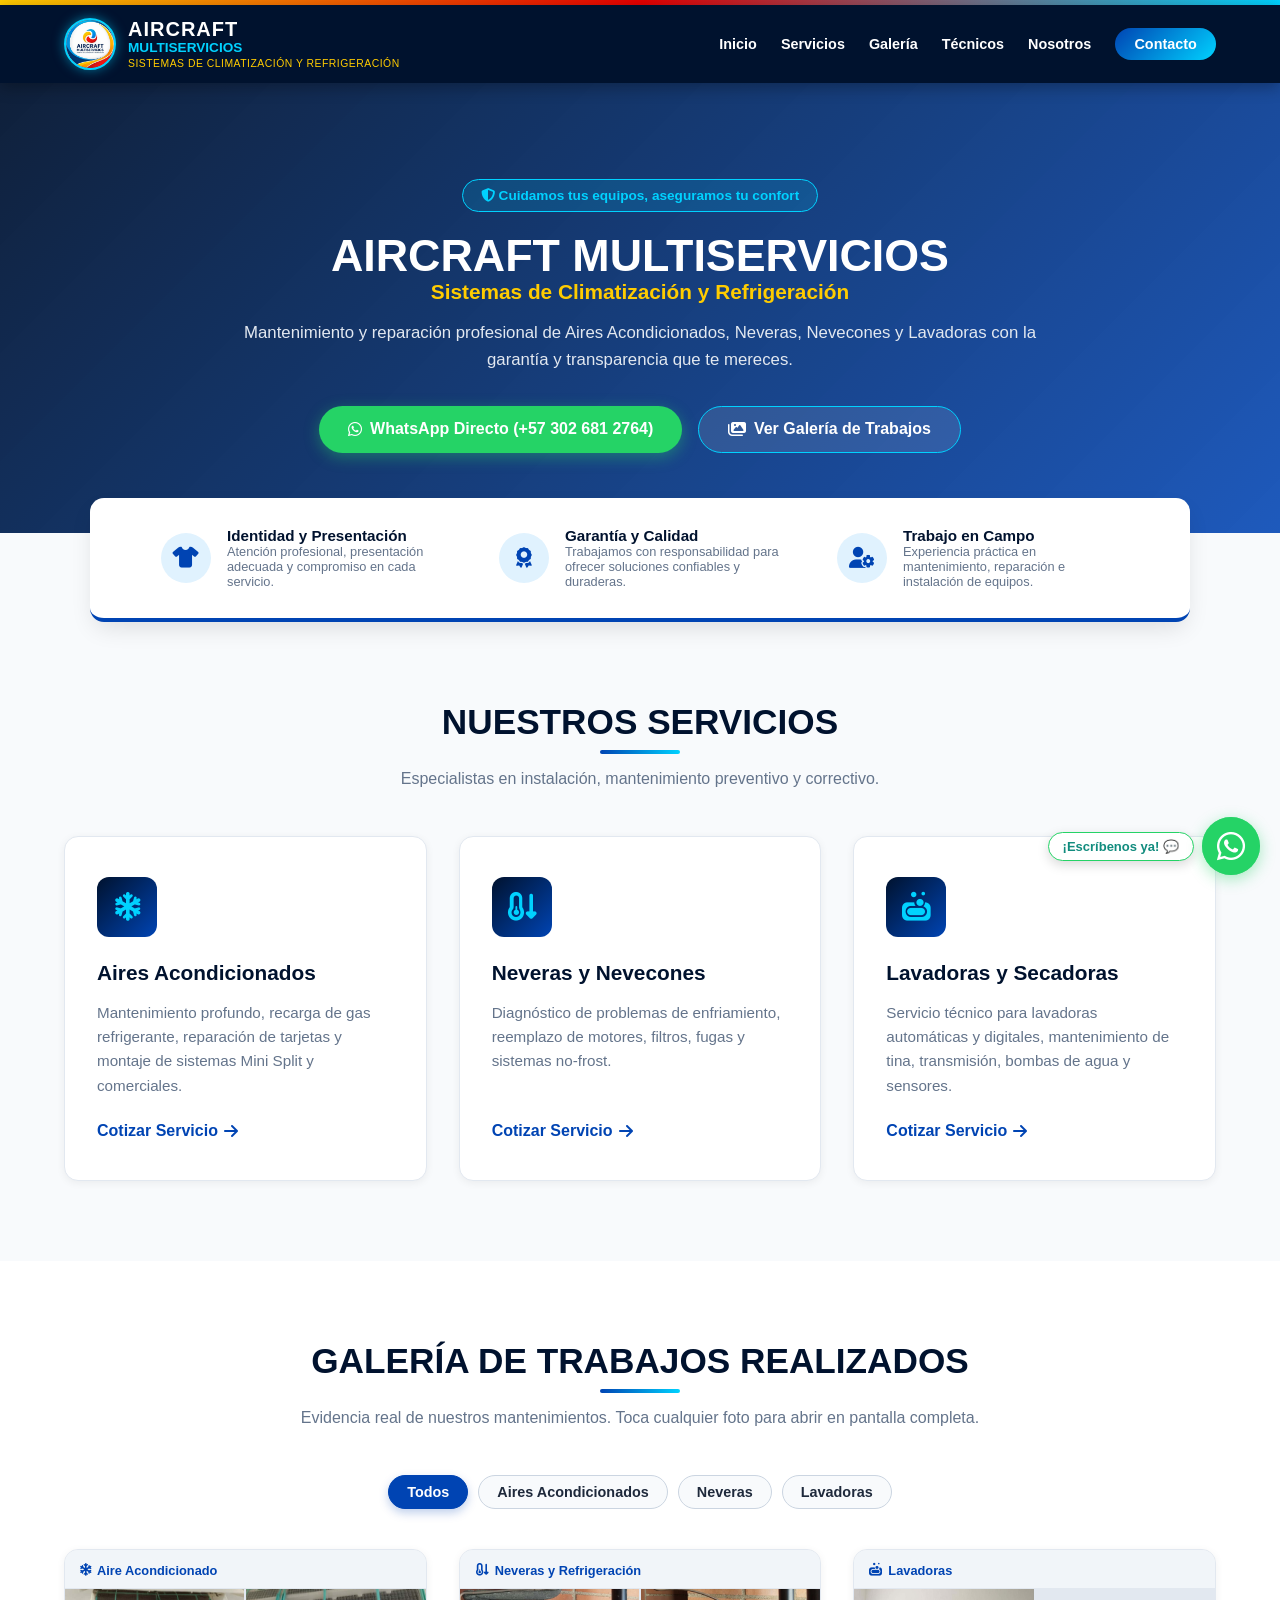
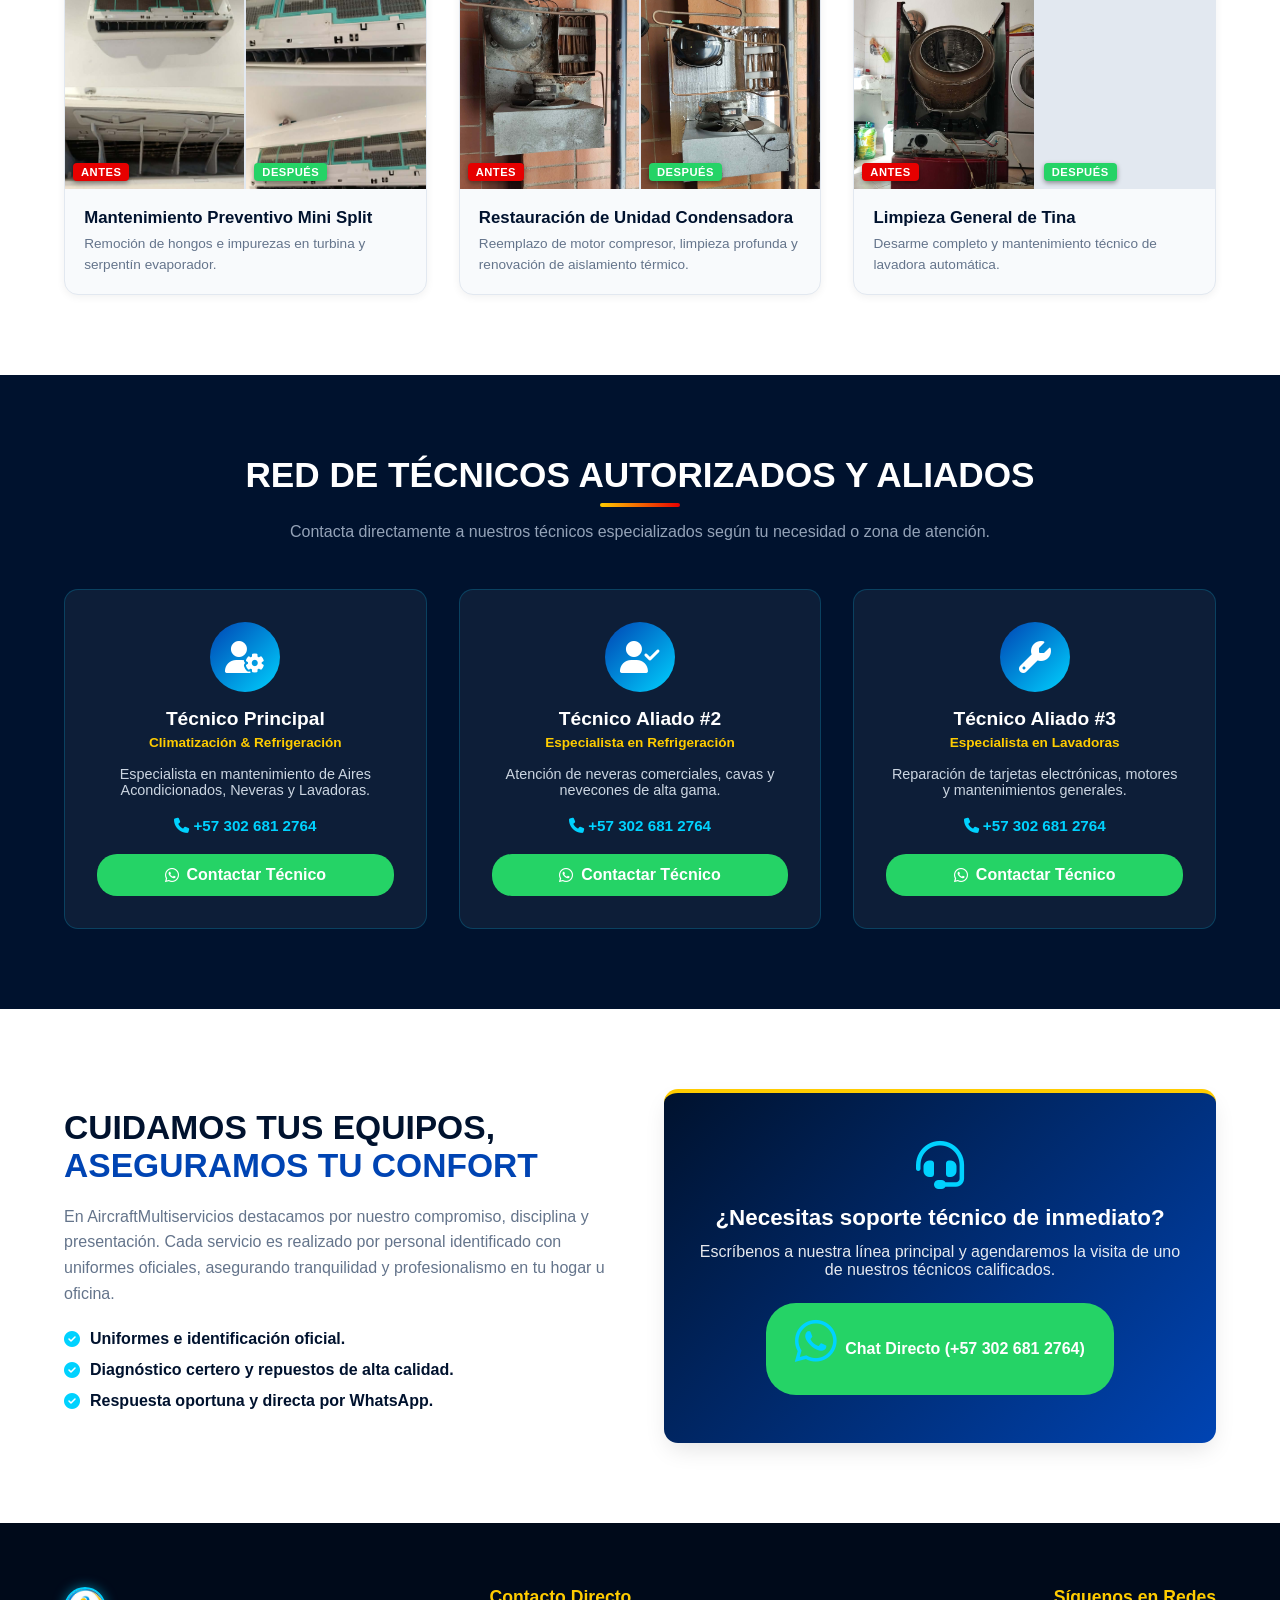
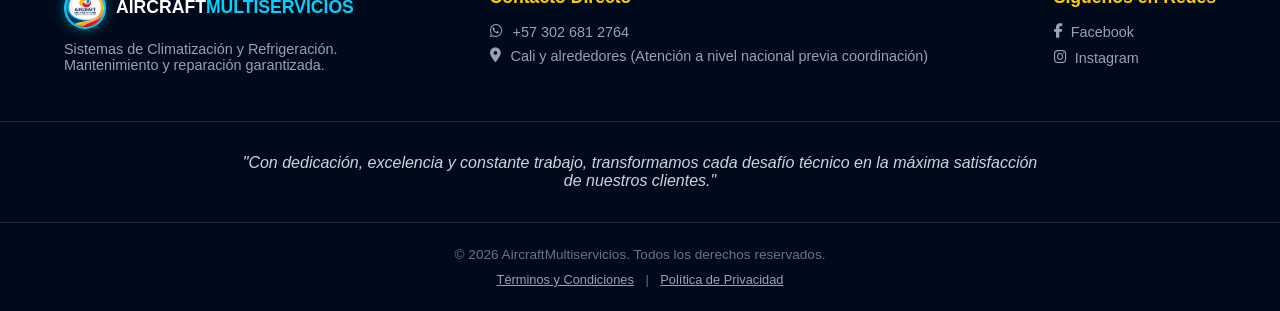
<file: index.html>
<!DOCTYPE html>
<html lang="es">
<head>
  <meta charset="UTF-8">
  <meta name="viewport" content="width=device-width, initial-scale=1.0">
  
  <!-- Política de Seguridad de Contenido (CSP) Básica -->
  <meta http-equiv="Content-Security-Policy" content="default-src 'self' https://cdnjs.cloudflare.com https://fonts.googleapis.com https://fonts.gstatic.com https://images.unsplash.com; style-src 'self' 'unsafe-inline' https://cdnjs.cloudflare.com https://fonts.googleapis.com; script-src 'self' 'unsafe-inline'; img-src 'self' data: https:;">

  <title>AircraftMultiservicios | Climatización y Refrigeración</title>
  
  <!-- Fuentes e Íconos -->
  <link rel="preconnect" href="https://fonts.googleapis.com">
  <link rel="preconnect" href="https://fonts.gstatic.com" crossorigin>
  <link href="https://fonts.googleapis.com/css2?family=Poppins:wght@300;400;600;700;800;900&display=swap" rel="stylesheet">
  <link rel="stylesheet" href="https://cdnjs.cloudflare.com/ajax/libs/font-awesome/6.4.0/css/all.min.css">
  
  <!-- Estilos CSS -->
  <link rel="stylesheet" href="styles.css">
</head>
<body>

  <!-- Barra Superior -->
  <div class="top-accent-bar"></div>

  <!-- Encabezado / Navegación -->
  <header class="navbar">
    <div class="container nav-container">
      <a href="#" class="logo">
        <img src="logo.jpg" alt="AircraftMultiservicios Logo" class="brand-logo-img" decoding="async" onerror="this.src='https://images.unsplash.com/photo-1621905251189-08b45d6a269e?q=80&w=200&auto=format&fit=crop'">
        <div class="logo-text">
          <span class="brand-title">AIRCRAFT</span>
          <span class="brand-sub">MULTISERVICIOS</span>
          <span class="brand-tag">SISTEMAS DE CLIMATIZACIÓN Y REFRIGERACIÓN</span>
        </div>
      </a>
      
      <!-- Checkbox e ícono para Menú Móvil -->
      <input type="checkbox" id="menu-btn" class="menu-btn-check">
      <label for="menu-btn" class="menu-toggle-label" aria-label="Abrir Menú">
        <i class="fa-solid fa-bars"></i>
      </label>

      <ul class="nav-links">
        <li><a href="#inicio" onclick="closeMobileMenu()">Inicio</a></li>
        <li><a href="#servicios" onclick="closeMobileMenu()">Servicios</a></li>
        <li><a href="galeria.html">Galería</a></li>
        <li><a href="#tecnicos" onclick="closeMobileMenu()">Técnicos</a></li>
        <li><a href="#nosotros" onclick="closeMobileMenu()">Nosotros</a></li>
        <li><a href="#contacto" class="btn-nav" onclick="closeMobileMenu()">Contacto</a></li>
      </ul>
    </div>
  </header>

  <!-- Hero Section -->
  <section id="inicio" class="hero">
    <div class="container hero-content">
      <span class="badge"><i class="fa-solid fa-shield-halved"></i> Cuidamos tus equipos, aseguramos tu confort</span>
      <h1>AIRCRAFT MULTISERVICIOS</h1>
      <h2>Sistemas de Climatización y Refrigeración</h2>
      <p>Mantenimiento y reparación profesional de Aires Acondicionados, Neveras, Nevecones y Lavadoras con la garantía y transparencia que te mereces.</p>
      
      <div class="hero-btns">
        <a href="https://wa.me/573026812764?text=Hola,%20necesito%20un%20servicio%20técnico%20con%20AircraftMultiservicios" target="_blank" rel="noopener noreferrer" aria-label="Contactar por WhatsApp al +57 302 681 2764" class="btn btn-primary">
          <i class="fa-brands fa-whatsapp"></i> WhatsApp Directo (+57 302 681 2764)
        </a>
        <a href="#galeria" class="btn btn-secondary">
          <i class="fa-solid fa-images"></i> Ver Galería de Trabajos
        </a>
      </div>
    </div>
  </section>

  <!-- Features Bar -->
  <section class="features-bar">
    <div class="container features-grid">
      <div class="feature-item">
        <div class="feat-icon"><i class="fa-solid fa-shirt"></i></div>
        <div>
          <h4>Identidad y Presentación</h4>
          <p>Atención profesional, presentación adecuada y compromiso en cada servicio.</p>
        </div>
      </div>
      <div class="feature-item">
        <div class="feat-icon"><i class="fa-solid fa-award"></i></div>
        <div>
          <h4>Garantía y Calidad</h4>
          <p>Trabajamos con responsabilidad para ofrecer soluciones confiables y duraderas.</p>
        </div>
      </div>
      <div class="feature-item">
        <div class="feat-icon"><i class="fa-solid fa-user-gear"></i></div>
        <div>
          <h4>Trabajo en Campo</h4>
          <p>Experiencia práctica en mantenimiento, reparación e instalación de equipos.</p>
        </div>
      </div>
    </div>
  </section>

  <!-- Services Section -->
  <section id="servicios" class="services">
    <div class="container">
      <div class="section-header">
        <h2>NUESTROS SERVICIOS</h2>
        <div class="underline"></div>
        <p>Especialistas en instalación, mantenimiento preventivo y correctivo.</p>
      </div>
      <div class="services-grid">
        <div class="service-card">
          <div class="card-icon"><i class="fa-solid fa-snowflake"></i></div>
          <h3>Aires Acondicionados</h3>
          <p>Mantenimiento profundo, recarga de gas refrigerante, reparación de tarjetas y montaje de sistemas Mini Split y comerciales.</p>
          <a href="https://wa.me/573026812764?text=Hola,%20requiero%20servicio%20de%20Aire%20Acondicionado" target="_blank" rel="noopener noreferrer" aria-label="Cotizar servicio de Aire Acondicionado por WhatsApp" class="card-link">Cotizar Servicio <i class="fa-solid fa-arrow-right"></i></a>
        </div>
        <div class="service-card">
          <div class="card-icon"><i class="fa-solid fa-temperature-arrow-down"></i></div>
          <h3>Neveras y Nevecones</h3>
          <p>Diagnóstico de problemas de enfriamiento, reemplazo de motores, filtros, fugas y sistemas no-frost.</p>
          <a href="https://wa.me/573026812764?text=Hola,%20requiero%20servicio%20para%20una%20Nevera" target="_blank" rel="noopener noreferrer" aria-label="Cotizar servicio de Neveras por WhatsApp" class="card-link">Cotizar Servicio <i class="fa-solid fa-arrow-right"></i></a>
        </div>
        <div class="service-card">
          <div class="card-icon"><i class="fa-solid fa-soap"></i></div>
          <h3>Lavadoras y Secadoras</h3>
          <p>Servicio técnico para lavadoras automáticas y digitales, mantenimiento de tina, transmisión, bombas de agua y sensores.</p>
          <a href="https://wa.me/573026812764?text=Hola,%20requiero%20servicio%20para%20una%20Lavadora" target="_blank" rel="noopener noreferrer" aria-label="Cotizar servicio de Lavadoras por WhatsApp" class="card-link">Cotizar Servicio <i class="fa-solid fa-arrow-right"></i></a>
        </div>
      </div>
    </div>
  </section>

  <!-- SECCIÓN DE GALERÍA DE TRABAJOS -->
  <section id="galeria" class="gallery-section">
    <div class="container">
      <div class="section-header">
        <h2>GALERÍA DE TRABAJOS REALIZADOS</h2>
        <div class="underline"></div>
        <p>Evidencia real de nuestros mantenimientos. Toca cualquier foto para abrir en pantalla completa.</p>
      </div>

      <!-- Filtros de Galería -->
      <div class="gallery-filters">
        <button class="filter-btn active" onclick="filterGallery('todos', event)">Todos</button>
        <button class="filter-btn" onclick="filterGallery('aires', event)">Aires Acondicionados</button>
        <button class="filter-btn" onclick="filterGallery('neveras', event)">Neveras</button>
        <button class="filter-btn" onclick="filterGallery('lavadoras', event)">Lavadoras</button>
      </div>

      <div class="gallery-grid">

        <!-- Trabajo 1: Aire Acondicionado (Antes y Después) -->
        <div class="gallery-card filter-item aires">
          <div class="card-header-tag">
            <span class="service-tag"><i class="fa-solid fa-snowflake"></i> Aire Acondicionado</span>
          </div>
          <div class="ba-images">
            <div class="ba-box" onclick="openLightBox('image', 'antes1.jpg', 'Aire Acondicionado - Antes del Servicio (Suciedad y moho acumulado)')">
              <img src="antes1.jpg" alt="Antes" loading="lazy" decoding="async" onerror="this.src='https://images.unsplash.com/photo-1581092160607-ee22621dd758?q=80&w=600&auto=format&fit=crop'">
              <span class="ba-badge before">ANTES</span>
              <div class="zoom-hint"><i class="fa-solid fa-magnifying-glass-plus"></i> Tocá para ampliar</div>
            </div>
            <div class="ba-box" onclick="openLightBox('image', 'despues1.jpg', 'Aire Acondicionado - Después del Servicio (Limpieza y desinfección profunda)')">
              <img src="despues1.jpg" alt="Después" loading="lazy" decoding="async" onerror="this.src='https://images.unsplash.com/photo-1621905251189-08b45d6a269e?q=80&w=600&auto=format&fit=crop'">
              <span class="ba-badge after">DESPUÉS</span>
              <div class="zoom-hint"><i class="fa-solid fa-magnifying-glass-plus"></i> Tocá para ampliar</div>
            </div>
          </div>
          <div class="gallery-info">
            <h4>Mantenimiento Preventivo Mini Split</h4>
            <p>Remoción de hongos e impurezas en turbina y serpentín evaporador.</p>
          </div>
        </div>

        <!-- Trabajo 2: Nevera / Refrigeración (ANTES Y DESPUÉS) -->
        <div class="gallery-card filter-item neveras">
          <div class="card-header-tag">
            <span class="service-tag"><i class="fa-solid fa-temperature-arrow-down"></i> Neveras y Refrigeración</span>
          </div>
          <div class="ba-images">
            <div class="ba-box" onclick="openLightBox('image', 'antes_nevera.jpg', 'Sistema de Refrigeración - Antes (Compresor desgastado y acumulación de grasa/suciedad)')">
              <img src="antes_nevera.jpg" alt="Antes servicio refrigeración" loading="lazy" decoding="async">
              <span class="ba-badge before">ANTES</span>
              <div class="zoom-hint"><i class="fa-solid fa-magnifying-glass-plus"></i> Tocá para ampliar</div>
            </div>
            <div class="ba-box" onclick="openLightBox('image', 'despues_nevera.jpg', 'Sistema de Refrigeración - Después (Sustitución de motor compresor, desinfección y aislamiento térmico nuevo)')">
              <img src="despues_nevera.jpg" alt="Después servicio refrigeración" loading="lazy" decoding="async">
              <span class="ba-badge after">DESPUÉS</span>
              <div class="zoom-hint"><i class="fa-solid fa-magnifying-glass-plus"></i> Tocá para ampliar</div>
            </div>
          </div>
          <div class="gallery-info">
            <h4>Restauración de Unidad Condensadora</h4>
            <p>Reemplazo de motor compresor, limpieza profunda y renovación de aislamiento térmico.</p>
          </div>
        </div>

        <!-- Trabajo 3: Lavadora (Antes y Después) -->
        <div class="gallery-card filter-item lavadoras">
          <div class="card-header-tag">
            <span class="service-tag"><i class="fa-solid fa-soap"></i> Lavadoras</span>
          </div>
          <div class="ba-images">
            <div class="ba-box" onclick="openLightBox('image', 'antes2.jpg', 'Lavadora - Antes (Tina llena de sarro y sedimentos de jabón)')">
              <img src="antes2.jpg" alt="Antes" loading="lazy" decoding="async" onerror="this.src='https://images.unsplash.com/photo-1582735689369-4fe89db7114c?q=80&w=600&auto=format&fit=crop'">
              <span class="ba-badge before">ANTES</span>
              <div class="zoom-hint"><i class="fa-solid fa-magnifying-glass-plus"></i> Tocá para ampliar</div>
            </div>
            <div class="ba-box" onclick="openLightBox('image', 'despues2.jpg', 'Lavadora - Después (Mantenimiento general y desinfección)')">
              <img src="despues2.jpg" alt="Después" loading="lazy" decoding="async" onerror="this.src='https://images.unsplash.com/photo-1517677208171-0bc6725a3e60?q=80&w=600&auto=format&fit=crop'">
              <span class="ba-badge after">DESPUÉS</span>
              <div class="zoom-hint"><i class="fa-solid fa-magnifying-glass-plus"></i> Tocá para ampliar</div>
            </div>
          </div>
          <div class="gallery-info">
            <h4>Limpieza General de Tina</h4>
            <p>Desarme completo y mantenimiento técnico de lavadora automática.</p>
          </div>
        </div>

      </div>
    </div>
  </section>

  <!-- Red de Técnicos -->
  <section id="tecnicos" class="tech-section">
    <div class="container">
      <div class="section-header white-text">
        <h2>RED DE TÉCNICOS AUTORIZADOS Y ALIADOS</h2>
        <div class="underline yellow-underline"></div>
        <p>Contacta directamente a nuestros técnicos especializados según tu necesidad o zona de atención.</p>
      </div>

      <div class="tech-grid">
        <div class="tech-card">
          <div class="tech-avatar"><i class="fa-solid fa-user-gear"></i></div>
          <h3>Técnico Principal</h3>
          <span class="tech-role">Climatización & Refrigeración</span>
          <p class="tech-desc">Especialista en mantenimiento de Aires Acondicionados, Neveras y Lavadoras.</p>
          <div class="tech-phone"><i class="fa-solid fa-phone"></i> +57 302 681 2764</div>
          <a href="https://wa.me/573026812764?text=Hola,%20quisiera%20contactar%20con%20el%20Técnico%20Principal" target="_blank" rel="noopener noreferrer" aria-label="Contactar al Técnico Principal por WhatsApp" class="btn btn-whatsapp-tech">
            <i class="fa-brands fa-whatsapp"></i> Contactar Técnico
          </a>
        </div>

        <div class="tech-card">
          <div class="tech-avatar"><i class="fa-solid fa-user-check"></i></div>
          <h3>Técnico Aliado #2</h3>
          <span class="tech-role">Especialista en Refrigeración</span>
          <p class="tech-desc">Atención de neveras comerciales, cavas y nevecones de alta gama.</p>
          <div class="tech-phone"><i class="fa-solid fa-phone"></i> +57 302 681 2764</div>
          <a href="https://wa.me/573026812764?text=Hola,%20quisiera%20solicitar%20un%20servicio%20de%20refrigeración" target="_blank" rel="noopener noreferrer" aria-label="Contactar al Técnico Aliado #2 por WhatsApp" class="btn btn-whatsapp-tech">
            <i class="fa-brands fa-whatsapp"></i> Contactar Técnico
          </a>
        </div>

        <div class="tech-card">
          <div class="tech-avatar"><i class="fa-solid fa-wrench"></i></div>
          <h3>Técnico Aliado #3</h3>
          <span class="tech-role">Especialista en Lavadoras</span>
          <p class="tech-desc">Reparación de tarjetas electrónicas, motores y mantenimientos generales.</p>
          <div class="tech-phone"><i class="fa-solid fa-phone"></i> +57 302 681 2764</div>
          <a href="https://wa.me/573026812764?text=Hola,%20quisiera%20contactar%20al%20especialista%20en%20lavadoras" target="_blank" rel="noopener noreferrer" aria-label="Contactar al especialista en lavadoras por WhatsApp" class="btn btn-whatsapp-tech">
            <i class="fa-brands fa-whatsapp"></i> Contactar Técnico
          </a>
        </div>
      </div>
    </div>
  </section>

  <!-- Nosotros Section -->
  <section id="nosotros" class="about">
    <div class="container about-container">
      <div class="about-text">
        <h2>CUIDAMOS TUS EQUIPOS, <span class="highlight">ASEGURAMOS TU CONFORT</span></h2>
        <p>En AircraftMultiservicios destacamos por nuestro compromiso, disciplina y presentación. Cada servicio es realizado por personal identificado con uniformes oficiales, asegurando tranquilidad y profesionalismo en tu hogar u oficina.</p>
        <ul class="check-list">
          <li><i class="fa-solid fa-circle-check"></i> Uniformes e identificación oficial.</li>
          <li><i class="fa-solid fa-circle-check"></i> Diagnóstico certero y repuestos de alta calidad.</li>
          <li><i class="fa-solid fa-circle-check"></i> Respuesta oportuna y directa por WhatsApp.</li>
        </ul>
      </div>
      <div class="about-card-box">
        <div class="cta-box">
          <i class="fa-solid fa-headset"></i>
          <h3>¿Necesitas soporte técnico de inmediato?</h3>
          <p>Escríbenos a nuestra línea principal y agendaremos la visita de uno de nuestros técnicos calificados.</p>
          <a href="https://wa.me/573026812764?text=Hola,%20necesito%20agendar%20una%20visita%20técnica" target="_blank" rel="noopener noreferrer" aria-label="Chat directo de WhatsApp al +57 302 681 2764" class="btn btn-light">
            <i class="fa-brands fa-whatsapp"></i> Chat Directo (+57 302 681 2764)
          </a>
        </div>
      </div>
    </div>
  </section>

  <!-- Footer -->
  <footer id="contacto" class="footer">
    <div class="container footer-content">
      <div class="footer-brand">
        <div class="logo logo-footer">
          <img src="logo.jpg" alt="Logo AircraftMultiservicios" class="brand-logo-img footer-logo-img" decoding="async" onerror="this.src='https://images.unsplash.com/photo-1621905251189-08b45d6a269e?q=80&w=200&auto=format&fit=crop'">
          <div>AIRCRAFT<span>MULTISERVICIOS</span></div>
        </div>
        <p>Sistemas de Climatización y Refrigeración. Mantenimiento y reparación garantizada.</p>
      </div>

      <div class="footer-contact">
        <h4>Contacto Directo</h4>
        <p><i class="fa-brands fa-whatsapp"></i> +57 302 681 2764</p>
        <p><i class="fa-solid fa-location-dot"></i> Cali y alrededores (Atención a nivel nacional previa coordinación)</p>
      </div>

      <div class="footer-socials">
        <h4>Síguenos en Redes</h4>
        <div class="social-links-footer">
          <a href="https://www.facebook.com/profile.php?id=61593074623446" target="_blank" rel="noopener noreferrer" aria-label="Visitar Facebook de AircraftMultiservicios"><i class="fa-brands fa-facebook-f"></i> Facebook</a>
          <a href="https://instagram.com/aircraftmultiservicios" target="_blank" rel="noopener noreferrer" aria-label="Visitar Instagram de AircraftMultiservicios"><i class="fa-brands fa-instagram"></i> Instagram</a>
        </div>
      </div>
    </div>
    
    <div class="motivational-quote">
      <p>"Con dedicación, excelencia y constante trabajo, transformamos cada desafío técnico en la máxima satisfacción de nuestros clientes."</p>
    </div>

    <div class="footer-bottom">
      <p>&copy; 2026 AircraftMultiservicios. Todos los derechos reservados.</p>
      <p class="footer-legal-links">
        <a href="terminos.html">Términos y Condiciones</a>
        <span class="separator">|</span>
        <a href="privacidad.html">Política de Privacidad</a>
      </p>
    </div>
  </footer>

  <!-- Botón Flotante Únicamente de WhatsApp con Etiqueta Ajustada -->
  <div class="floating-social-container" style="position: fixed; bottom: 25px; right: 20px; z-index: 99; display: flex; align-items: center; gap: 8px;">
    <span class="wa-floating-label">¡Escríbenos ya! 💬</span>
    <a href="https://wa.me/573026812764?text=Hola,%20vengo%20de%20la%20página%20web%20y%20necesito%20atención" class="float-btn wa-float" target="_blank" rel="noopener noreferrer" aria-label="Escribir por WhatsApp">
      <i class="fa-brands fa-whatsapp"></i>
    </a>
  </div>

  <!-- VENTANA EMERGENTE (MODAL ESTILO FACEBOOK CON DIFUMINADO) -->
  <div id="lightboxModal" class="modal" onclick="closeLightBox()">
    <span class="modal-close" onclick="closeLightBox()">&times;</span>
    <div class="modal-body" onclick="event.stopPropagation()">
      <img id="lightboxImg" class="modal-media" style="display:none;" alt="Imagen Ampliada">
      <video id="lightboxVideo" class="modal-media" controls style="display:none;"></video>
      <div id="lightboxCaption" class="modal-caption"></div>
    </div>
  </div>

  <!-- JAVASCRIPT INTEGRADO -->
  <script>
    // Función para cerrar el menú desplegable en móviles al hacer clic en una sección
    function closeMobileMenu() {
      const menuCheck = document.getElementById('menu-btn');
      if (menuCheck) menuCheck.checked = false;
    }

    // Abrir Lightbox emergente
    function openLightBox(type, src, captionText, slug) {
      const modal = document.getElementById("lightboxModal");
      const img = document.getElementById("lightboxImg");
      const video = document.getElementById("lightboxVideo");
      const caption = document.getElementById("lightboxCaption");

      modal.style.display = "flex";
      caption.innerHTML = captionText;
      document.body.style.overflow = "hidden";

      if (type === 'image') {
        video.style.display = "none";
        video.pause();
        img.src = src;
        img.style.display = "block";
      } else if (type === 'video') {
        img.style.display = "none";
        video.src = src;
        video.style.display = "block";
        video.play();
      }

      const urlSlug = slug || captionText.toLowerCase().replace(/[^a-z0-9]+/g, '-').replace(/(^-|-$)+/g, '');
      history.pushState({ modalOpen: true }, null, '#/' + type + '/' + urlSlug);
    }

    // Cerrar Lightbox emergente
    function closeLightBox() {
      const modal = document.getElementById("lightboxModal");
      const video = document.getElementById("lightboxVideo");

      modal.style.display = "none";
      video.pause();
      video.src = "";
      document.body.style.overflow = "auto";

      if (location.hash.includes('#/')) {
        history.pushState(null, null, window.location.pathname + window.location.search);
      }
    }

    // Cerrar con tecla ESC o botón atrás del navegador
    document.addEventListener('keydown', function(e) {
      if (e.key === "Escape") closeLightBox();
    });

    window.addEventListener('popstate', function() {
      if (!location.hash.includes('#/')) closeLightBox();
    });

    // Filtros de categoría de la Galería
    function filterGallery(category, evt) {
      const buttons = document.querySelectorAll('.filter-btn');
      const items = document.querySelectorAll('.filter-item');

      buttons.forEach(btn => btn.classList.remove('active'));
      if (evt && evt.target) evt.target.classList.add('active');

      items.forEach(item => {
        if (category === 'todos' || item.classList.contains(category)) {
          item.style.display = 'flex';
        } else {
          item.style.display = 'none';
        }
      });
    }
  </script>

</body>
</html>
</file>
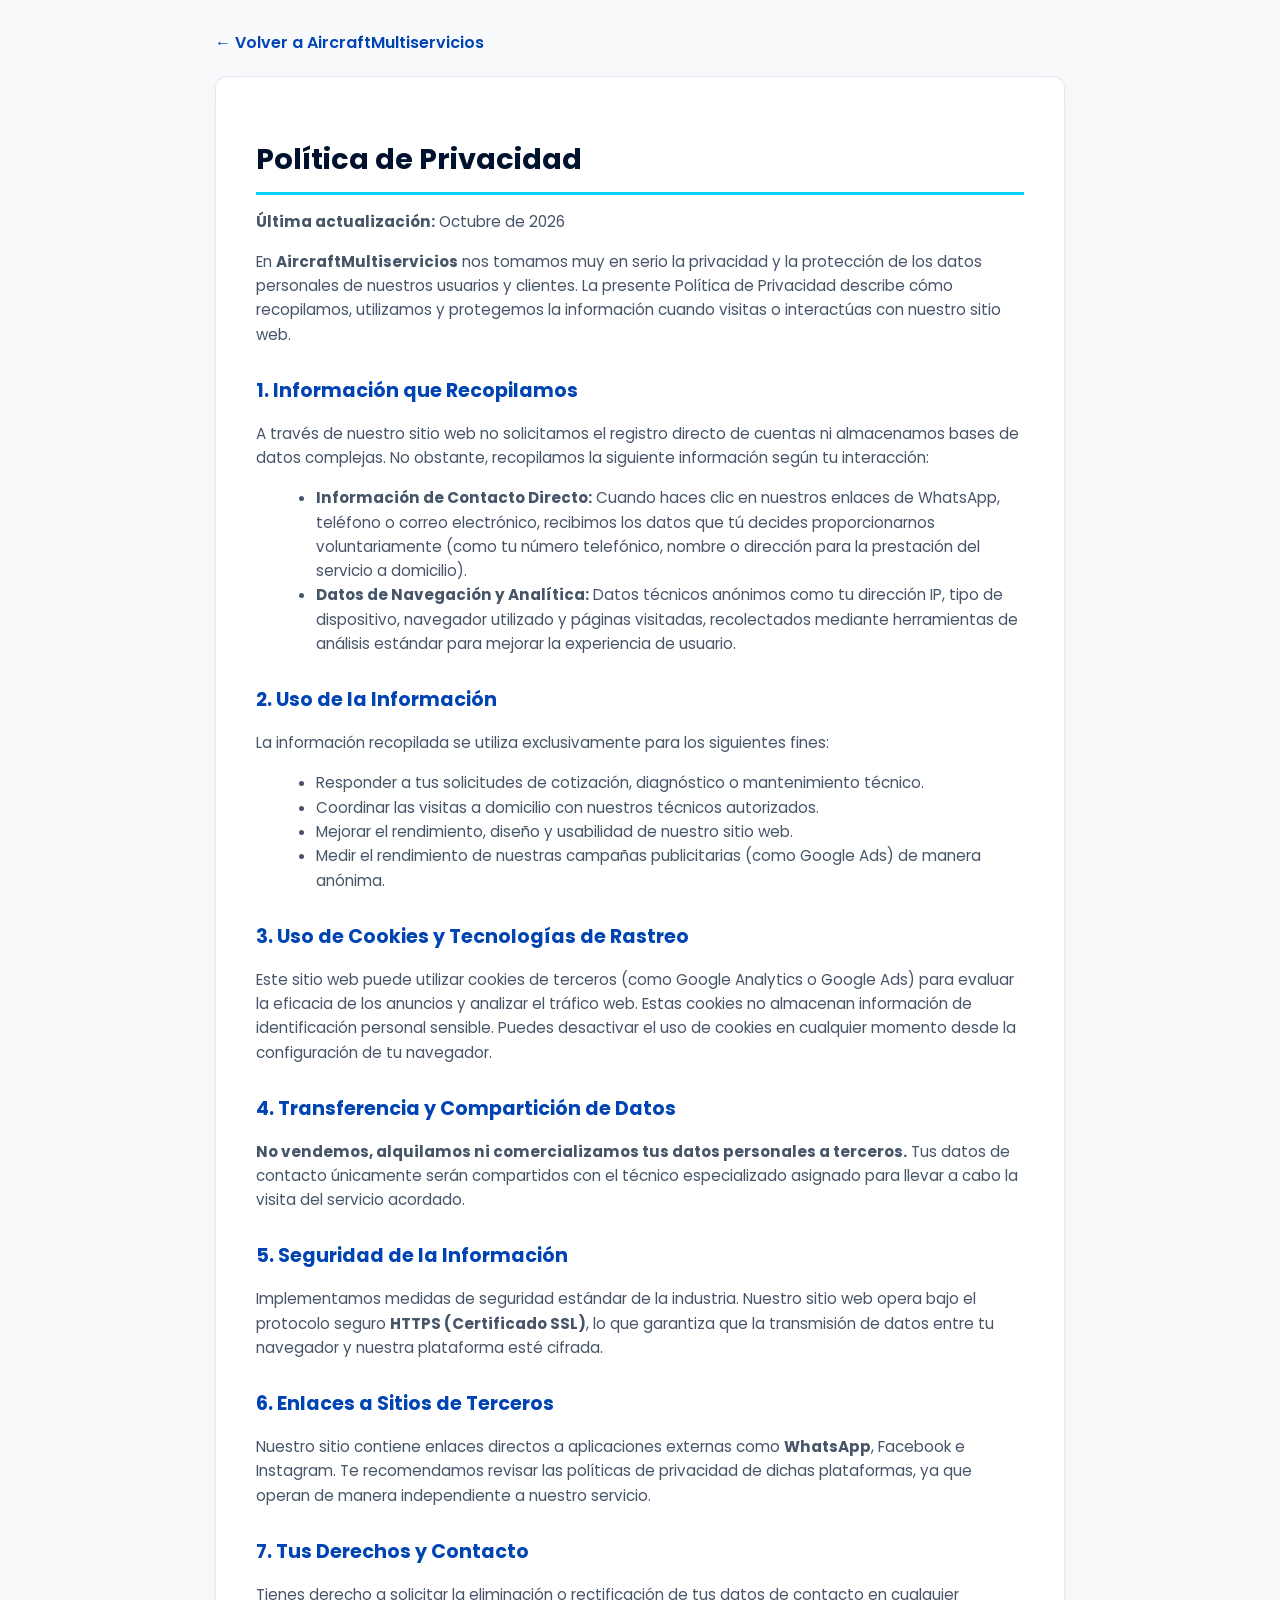
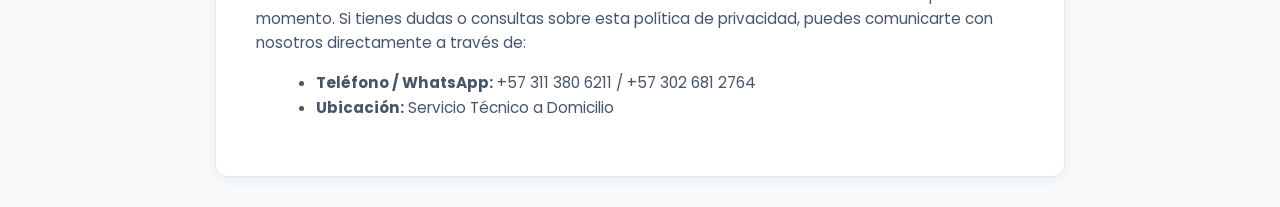
<file: privacidad.html>
<!DOCTYPE html>
<html lang="es">
<head>
    <meta charset="UTF-8">
    <meta name="viewport" content="width=device-width, initial-scale=1.0">
    <title>Política de Privacidad | AircraftMultiservicios</title>
    <!-- Fuente Corporativa -->
    <link rel="preconnect" href="https://fonts.googleapis.com">
    <link rel="preconnect" href="https://fonts.gstatic.com" crossorigin>
    <link href="https://fonts.googleapis.com/css2?family=Poppins:wght@300;400;600;700&display=swap" rel="stylesheet">
    <style>
        body {
            font-family: 'Poppins', sans-serif;
            line-height: 1.6;
            padding: 30px 20px;
            max-width: 850px;
            margin: 0 auto;
            color: #1e293b;
            background-color: #f8fafc;
        }
        .container {
            background: #ffffff;
            padding: 40px;
            border-radius: 12px;
            box-shadow: 0 4px 15px rgba(0, 0, 0, 0.05);
            border: 1px solid #e2e8f0;
        }
        h1 {
            color: #00122e;
            font-size: 1.8rem;
            margin-bottom: 0.5rem;
            border-bottom: 3px solid #00d2ff;
            padding-bottom: 10px;
        }
        h2 {
            color: #0044b3;
            font-size: 1.2rem;
            margin-top: 1.8rem;
            margin-bottom: 0.5rem;
        }
        p, li {
            color: #475569;
            font-size: 0.95rem;
        }
        ul {
            margin-left: 20px;
            margin-bottom: 1rem;
        }
        .back-link {
            display: inline-block;
            margin-bottom: 20px;
            color: #0044b3;
            text-decoration: none;
            font-weight: 600;
        }
        .back-link:hover {
            text-decoration: underline;
        }
    </style>
</head>
<body>

    <a href="index.html" class="back-link">&larr; Volver a AircraftMultiservicios</a>

    <div class="container">
        <h1>Política de Privacidad</h1>
        <p><strong>Última actualización:</strong> Octubre de 2026</p>

        <p>En <strong>AircraftMultiservicios</strong> nos tomamos muy en serio la privacidad y la protección de los datos personales de nuestros usuarios y clientes. La presente Política de Privacidad describe cómo recopilamos, utilizamos y protegemos la información cuando visitas o interactúas con nuestro sitio web.</p>

        <h2>1. Información que Recopilamos</h2>
        <p>A través de nuestro sitio web no solicitamos el registro directo de cuentas ni almacenamos bases de datos complejas. No obstante, recopilamos la siguiente información según tu interacción:</p>
        <ul>
            <li><strong>Información de Contacto Directo:</strong> Cuando haces clic en nuestros enlaces de WhatsApp, teléfono o correo electrónico, recibimos los datos que tú decides proporcionarnos voluntariamente (como tu número telefónico, nombre o dirección para la prestación del servicio a domicilio).</li>
            <li><strong>Datos de Navegación y Analítica:</strong> Datos técnicos anónimos como tu dirección IP, tipo de dispositivo, navegador utilizado y páginas visitadas, recolectados mediante herramientas de análisis estándar para mejorar la experiencia de usuario.</li>
        </ul>

        <h2>2. Uso de la Información</h2>
        <p>La información recopilada se utiliza exclusivamente para los siguientes fines:</p>
        <ul>
            <li>Responder a tus solicitudes de cotización, diagnóstico o mantenimiento técnico.</li>
            <li>Coordinar las visitas a domicilio con nuestros técnicos autorizados.</li>
            <li>Mejorar el rendimiento, diseño y usabilidad de nuestro sitio web.</li>
            <li>Medir el rendimiento de nuestras campañas publicitarias (como Google Ads) de manera anónima.</li>
        </ul>

        <h2>3. Uso de Cookies y Tecnologías de Rastreo</h2>
        <p>Este sitio web puede utilizar cookies de terceros (como Google Analytics o Google Ads) para evaluar la eficacia de los anuncios y analizar el tráfico web. Estas cookies no almacenan información de identificación personal sensible. Puedes desactivar el uso de cookies en cualquier momento desde la configuración de tu navegador.</p>

        <h2>4. Transferencia y Compartición de Datos</h2>
        <p><strong>No vendemos, alquilamos ni comercializamos tus datos personales a terceros.</strong> Tus datos de contacto únicamente serán compartidos con el técnico especializado asignado para llevar a cabo la visita del servicio acordado.</p>

        <h2>5. Seguridad de la Información</h2>
        <p>Implementamos medidas de seguridad estándar de la industria. Nuestro sitio web opera bajo el protocolo seguro <strong>HTTPS (Certificado SSL)</strong>, lo que garantiza que la transmisión de datos entre tu navegador y nuestra plataforma esté cifrada.</p>

        <h2>6. Enlaces a Sitios de Terceros</h2>
        <p>Nuestro sitio contiene enlaces directos a aplicaciones externas como <strong>WhatsApp</strong>, Facebook e Instagram. Te recomendamos revisar las políticas de privacidad de dichas plataformas, ya que operan de manera independiente a nuestro servicio.</p>

        <h2>7. Tus Derechos y Contacto</h2>
        <p>Tienes derecho a solicitar la eliminación o rectificación de tus datos de contacto en cualquier momento. Si tienes dudas o consultas sobre esta política de privacidad, puedes comunicarte con nosotros directamente a través de:</p>
        <ul>
            <li><strong>Teléfono / WhatsApp:</strong> +57 311 380 6211 / +57 302 681 2764</li>
            <li><strong>Ubicación:</strong> Servicio Técnico a Domicilio</li>
        </ul>
    </div>

</body>
</html>
</file>
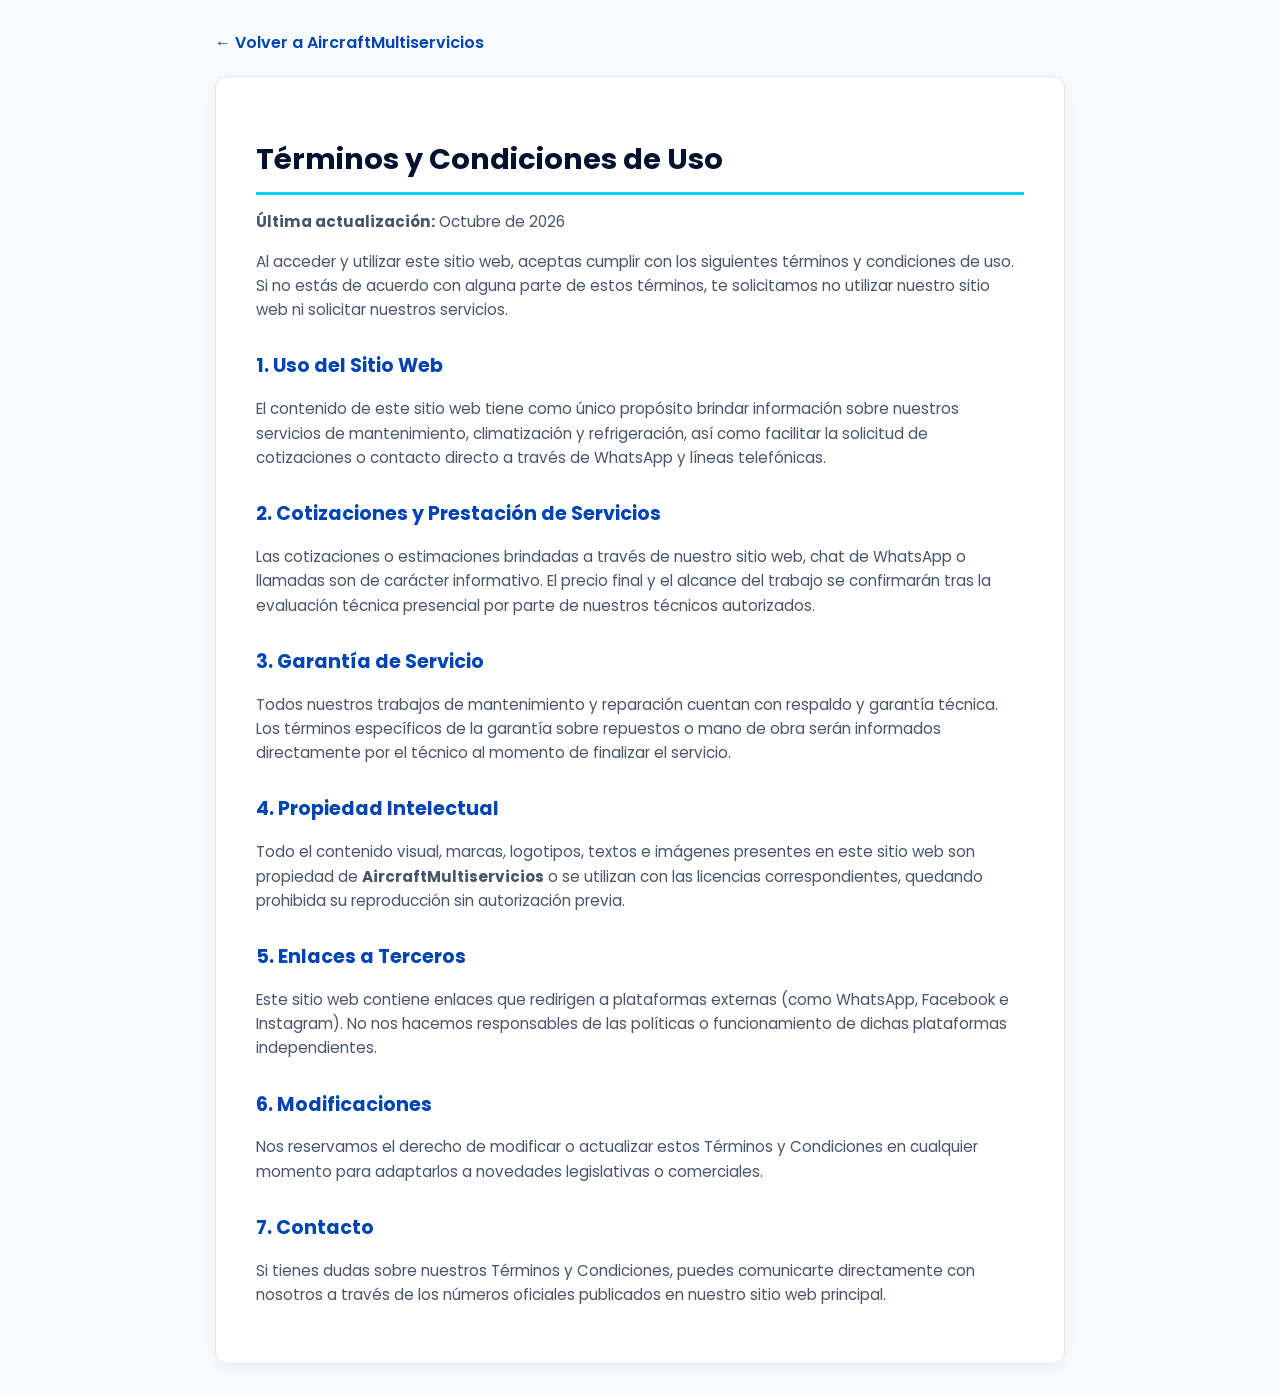
<file: terminos.html>
<!DOCTYPE html>
<html lang="es">
<head>
    <meta charset="UTF-8">
    <meta name="viewport" content="width=device-width, initial-scale=1.0">
    <title>Términos y Condiciones | AircraftMultiservicios</title>
    <!-- Fuente Corporativa -->
    <link rel="preconnect" href="https://fonts.googleapis.com">
    <link rel="preconnect" href="https://fonts.gstatic.com" crossorigin>
    <link href="https://fonts.googleapis.com/css2?family=Poppins:wght@300;400;600;700&display=swap" rel="stylesheet">
    <style>
        body {
            font-family: 'Poppins', sans-serif;
            line-height: 1.6;
            padding: 30px 20px;
            max-width: 850px;
            margin: 0 auto;
            color: #1e293b;
            background-color: #f8fafc;
        }
        .container {
            background: #ffffff;
            padding: 40px;
            border-radius: 12px;
            box-shadow: 0 4px 15px rgba(0, 0, 0, 0.05);
            border: 1px solid #e2e8f0;
        }
        h1 {
            color: #00122e;
            font-size: 1.8rem;
            margin-bottom: 0.5rem;
            border-bottom: 3px solid #00d2ff;
            padding-bottom: 10px;
        }
        h2 {
            color: #0044b3;
            font-size: 1.2rem;
            margin-top: 1.8rem;
            margin-bottom: 0.5rem;
        }
        p, li {
            color: #475569;
            font-size: 0.95rem;
        }
        ul {
            margin-left: 20px;
            margin-bottom: 1rem;
        }
        .back-link {
            display: inline-block;
            margin-bottom: 20px;
            color: #0044b3;
            text-decoration: none;
            font-weight: 600;
        }
        .back-link:hover {
            text-decoration: underline;
        }
    </style>
</head>
<body>

    <a href="index.html" class="back-link">&larr; Volver a AircraftMultiservicios</a>

    <div class="container">
        <h1>Términos y Condiciones de Uso</h1>
        <p><strong>Última actualización:</strong> Octubre de 2026</p>

        <p>Al acceder y utilizar este sitio web, aceptas cumplir con los siguientes términos y condiciones de uso. Si no estás de acuerdo con alguna parte de estos términos, te solicitamos no utilizar nuestro sitio web ni solicitar nuestros servicios.</p>

        <h2>1. Uso del Sitio Web</h2>
        <p>El contenido de este sitio web tiene como único propósito brindar información sobre nuestros servicios de mantenimiento, climatización y refrigeración, así como facilitar la solicitud de cotizaciones o contacto directo a través de WhatsApp y líneas telefónicas.</p>

        <h2>2. Cotizaciones y Prestación de Servicios</h2>
        <p>Las cotizaciones o estimaciones brindadas a través de nuestro sitio web, chat de WhatsApp o llamadas son de carácter informativo. El precio final y el alcance del trabajo se confirmarán tras la evaluación técnica presencial por parte de nuestros técnicos autorizados.</p>

        <h2>3. Garantía de Servicio</h2>
        <p>Todos nuestros trabajos de mantenimiento y reparación cuentan con respaldo y garantía técnica. Los términos específicos de la garantía sobre repuestos o mano de obra serán informados directamente por el técnico al momento de finalizar el servicio.</p>

        <h2>4. Propiedad Intelectual</h2>
        <p>Todo el contenido visual, marcas, logotipos, textos e imágenes presentes en este sitio web son propiedad de <strong>AircraftMultiservicios</strong> o se utilizan con las licencias correspondientes, quedando prohibida su reproducción sin autorización previa.</p>

        <h2>5. Enlaces a Terceros</h2>
        <p>Este sitio web contiene enlaces que redirigen a plataformas externas (como WhatsApp, Facebook e Instagram). No nos hacemos responsables de las políticas o funcionamiento de dichas plataformas independientes.</p>

        <h2>6. Modificaciones</h2>
        <p>Nos reservamos el derecho de modificar o actualizar estos Términos y Condiciones en cualquier momento para adaptarlos a novedades legislativas o comerciales.</p>

        <h2>7. Contacto</h2>
        <p>Si tienes dudas sobre nuestros Términos y Condiciones, puedes comunicarte directamente con nosotros a través de los números oficiales publicados en nuestro sitio web principal.</p>
    </div>

</body>
</html>
</file>
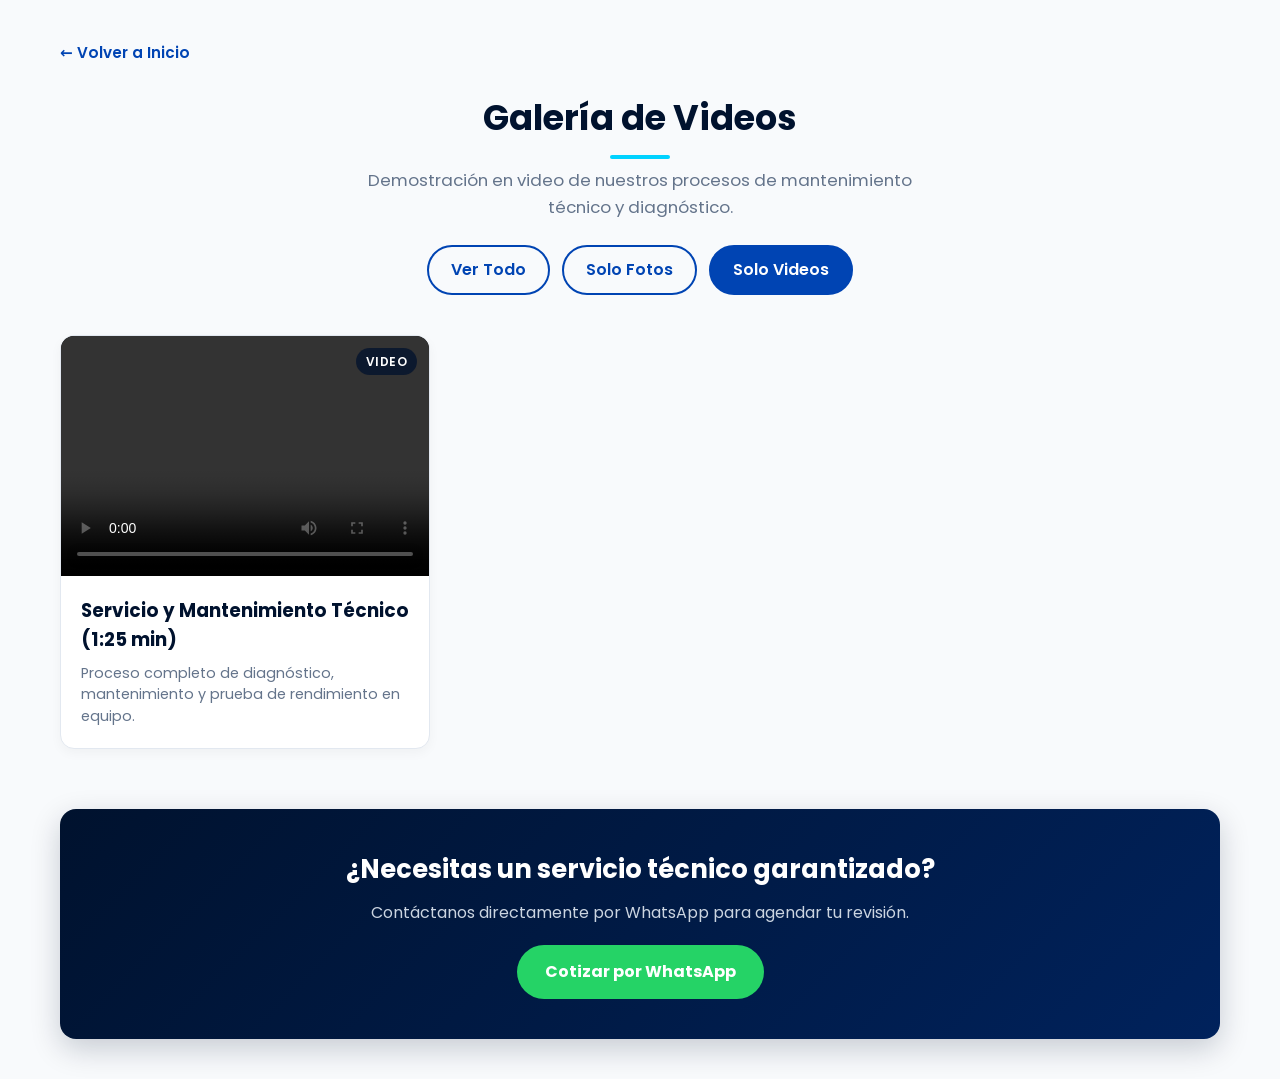
<file: videos.html>
<!DOCTYPE html>
<html lang="es">
<head>
    <meta charset="UTF-8">
    <meta name="viewport" content="width=device-width, initial-scale=1.0">
    <title>Videos de Trabajos | AircraftMultiservicios</title>
    <!-- Fuente Corporativa -->
    <link rel="preconnect" href="https://fonts.googleapis.com">
    <link rel="preconnect" href="https://fonts.gstatic.com" crossorigin>
    <link href="https://fonts.googleapis.com/css2?family=Poppins:wght@300;400;600;700;800&display=swap" rel="stylesheet">
    <link rel="stylesheet" href="galeria.css">
</head>
<body>

    <a href="index.html" class="back-link">&larr; Volver a Inicio</a>

    <div class="header-gallery">
        <h1>Galería de Videos</h1>
        <p class="subtitle">Demostración en video de nuestros procesos de mantenimiento técnico y diagnóstico.</p>
        
        <!-- SUBMENÚ CON "SOLO VIDEOS" ACTIVO -->
        <div class="subnav-galeria">
            <a href="galeria.html" class="tab-link">Ver Todo</a>
            <a href="fotos.html" class="tab-link">Solo Fotos</a>
            <a href="videos.html" class="tab-link active">Solo Videos</a>
        </div>
    </div>

    <!-- CUADRÍCULA SOLO CON EL VIDEO -->
    <div class="gallery-grid">

        <div class="gallery-item">
            <div class="media-wrapper">
                <span class="badge">Video</span>
                <video controls preload="metadata" playsinline width="100%">
                    <source src="videos/trabajo-mantenimiento.mp4" type="video/mp4">
                    Tu navegador no soporta la reproducción de video HTML5.
                </video>
            </div>
            <div class="item-info">
                <h3>Servicio y Mantenimiento Técnico (1:25 min)</h3>
                <p>Proceso completo de diagnóstico, mantenimiento y prueba de rendimiento en equipo.</p>
            </div>
        </div>

    </div>

    <!-- LLAMADA A LA ACCIÓN -->
    <div class="cta-box">
        <h2>¿Necesitas un servicio técnico garantizado?</h2>
        <p>Contáctanos directamente por WhatsApp para agendar tu revisión.</p>
        <a href="https://wa.me/573113806211?text=Hola,%20vi%20su%20video%20de%20mantenimiento%20y%20deseo%20cotizar" class="cta-btn" target="_blank" rel="noopener noreferrer" aria-label="Cotizar servicio por WhatsApp">
            Cotizar por WhatsApp
        </a>
    </div>

</body>
</html>
</file>
<file: styles.css>
/* ==========================================================================
   VARIABLES Y PALETA DE COLORES OFICIAL
   ========================================================================== */
:root {
  --navy-dark: #00122e;       /* Azul marino oscuro */
  --royal-blue: #0044b3;      /* Azul principal */
  --cyan-bright: #00d2ff;     /* Cyan brillante */
  --yellow-accent: #ffcc00;   /* Amarillo corporativo */
  --red-accent: #e60000;      /* Rojo corporativo */
  --whatsapp-green: #25d366;  /* Verde WhatsApp */
  --facebook-blue: #1877f2;   /* Azul Facebook */
  --text-main: #1e293b;
  --text-light: #64748b;
  --bg-light: #f8fafc;
  --bg-white: #ffffff;
  --gradient-hero: linear-gradient(135deg, rgba(0, 18, 46, 0.94) 0%, rgba(0, 68, 179, 0.88) 100%);
  --shadow-sm: 0 2px 8px rgba(0,0,0,0.06);
  --shadow-md: 0 10px 25px -5px rgba(0,0,0,0.12);
  --shadow-lg: 0 20px 30px -10px rgba(0, 210, 255, 0.25);
  --transition: all 0.3s cubic-bezier(0.4, 0, 0.2, 1);
  --radius: 14px;
}

* {
  margin: 0;
  padding: 0;
  box-sizing: border-box;
}

html {
  scroll-behavior: smooth;
  font-family: 'Poppins', sans-serif;
  color: var(--text-main);
  background-color: var(--bg-light);
}

/* Ajuste de scroll para compensar el header flotante al hacer clic en links */
section, footer {
  scroll-margin-top: 80px;
}

.container {
  width: 90%;
  max-width: 1200px;
  margin: 0 auto;
}

a {
  text-decoration: none;
  color: inherit;
}

ul {
  list-style: none;
}

/* Barra Superior de Acento */
.top-accent-bar {
  height: 5px;
  background: linear-gradient(90deg, var(--yellow-accent) 0%, var(--red-accent) 50%, var(--cyan-bright) 100%);
}

/* ==========================================================================
   NAVEGACIÓN
   ========================================================================== */
.navbar {
  position: sticky;
  top: 0;
  background-color: var(--navy-dark);
  z-index: 1000;
  box-shadow: 0 4px 15px rgba(0,0,0,0.3);
  padding: 0.8rem 0;
}

.nav-container {
  display: flex;
  justify-content: space-between;
  align-items: center;
  position: relative;
}

.logo {
  display: flex;
  align-items: center;
  gap: 12px;
}

.brand-logo-img {
  width: 52px;
  height: 52px;
  border-radius: 50%;
  object-fit: cover;
  border: 2px solid var(--cyan-bright);
  box-shadow: 0 0 12px rgba(0, 210, 255, 0.5);
}

.logo-text {
  display: flex;
  flex-direction: column;
}

.brand-title {
  font-size: 1.25rem;
  font-weight: 900;
  color: #ffffff;
  letter-spacing: 1px;
  line-height: 1;
}

.brand-sub {
  font-size: 0.85rem;
  font-weight: 700;
  color: var(--cyan-bright);
  line-height: 1;
  margin-top: 2px;
}

.brand-tag {
  font-size: 0.65rem; /* Ajustado para mejor lectura en móviles */
  color: var(--yellow-accent);
  letter-spacing: 0.5px;
  margin-top: 3px;
  display: block;
}

.menu-btn-check { display: none; }

.menu-toggle-label {
  display: none;
  color: #ffffff;
  font-size: 1.6rem;
  cursor: pointer;
  padding: 5px;
}

.nav-links {
  display: flex;
  align-items: center;
  gap: 1.5rem;
}

.nav-links a {
  font-weight: 600;
  font-size: 0.9rem;
  color: #ffffff;
  transition: var(--transition);
}

.nav-links a:hover,
.nav-links a.active-link {
  color: var(--cyan-bright);
}

.btn-nav {
  background: linear-gradient(135deg, var(--royal-blue), var(--cyan-bright));
  color: #fff !important;
  padding: 0.5rem 1.2rem;
  border-radius: 20px;
}

.header-socials {
  display: flex;
  gap: 8px;
}

.social-btn {
  width: 36px;
  height: 36px;
  border-radius: 50%;
  display: flex;
  align-items: center;
  justify-content: center;
  color: #fff;
  font-size: 0.9rem;
  transition: var(--transition);
}

.social-btn.fb { background-color: var(--facebook-blue); }
.social-btn.ig { background: linear-gradient(45deg, #f09433, #e6683c, #dc2743, #cc2366, #bc1888); }
.social-btn:hover { transform: scale(1.1); }

/* ==========================================================================
   HERO SECTION
   ========================================================================== */
.hero {
  position: relative;
  background: var(--gradient-hero), url('https://images.unsplash.com/photo-1621905251189-08b45d6a269e?q=80&w=1600&auto=format&fit=crop') center/cover no-repeat;
  color: #fff;
  padding: 6rem 0 5rem 0;
  text-align: center;
}

.hero-content {
  max-width: 850px;
  position: relative;
  z-index: 2;
}

.badge {
  display: inline-block;
  background: rgba(0, 210, 255, 0.15);
  color: var(--cyan-bright);
  padding: 8px 18px;
  border-radius: 30px;
  font-size: 0.85rem;
  font-weight: 600;
  margin-bottom: 1.2rem;
  border: 1px solid var(--cyan-bright);
}

.hero h1 {
  font-size: 2.8rem;
  font-weight: 900;
  line-height: 1.1;
  color: #ffffff;
}

.hero h2 {
  font-size: 1.3rem;
  color: var(--yellow-accent);
  font-weight: 700;
  margin-bottom: 1rem;
}

.hero p {
  font-size: 1.05rem;
  color: #e2e8f0;
  margin-bottom: 2rem;
  line-height: 1.6;
}

.hero-btns {
  display: flex;
  justify-content: center;
  gap: 1rem;
  flex-wrap: wrap;
}

.btn {
  display: inline-flex;
  align-items: center;
  justify-content: center;
  gap: 8px;
  padding: 0.85rem 1.8rem;
  font-weight: 700;
  border-radius: 30px;
  transition: var(--transition);
  cursor: pointer;
}

.btn-primary {
  background-color: var(--whatsapp-green);
  color: #fff;
  box-shadow: 0 4px 15px rgba(37, 211, 102, 0.4);
}

.btn-primary:hover {
  background-color: #1eb954;
  transform: translateY(-2px);
}

.btn-secondary {
  background-color: rgba(255, 255, 255, 0.1);
  color: #fff;
  border: 1px solid var(--cyan-bright);
}

.btn-secondary:hover {
  background-color: var(--cyan-bright);
  color: var(--navy-dark);
}

/* ==========================================================================
   FEATURES BAR
   ========================================================================== */
.features-bar {
  background-color: var(--bg-white);
  padding: 1.8rem 0;
  box-shadow: var(--shadow-md);
  margin-top: -35px;
  position: relative;
  z-index: 10;
  border-radius: var(--radius);
  max-width: 1100px;
  margin-left: auto;
  margin-right: auto;
  border-bottom: 4px solid var(--royal-blue);
}

.features-grid {
  display: grid;
  grid-template-columns: repeat(auto-fit, minmax(250px, 1fr));
  gap: 1.5rem;
}

.feature-item {
  display: flex;
  align-items: center;
  gap: 1rem;
  padding: 0 1rem;
}

.feat-icon {
  width: 50px;
  height: 50px;
  background-color: #e0f2fe;
  color: var(--royal-blue);
  border-radius: 50%;
  display: flex;
  align-items: center;
  justify-content: center;
  font-size: 1.3rem;
  flex-shrink: 0;
}

.feature-item h4 {
  font-size: 0.95rem;
  color: var(--navy-dark);
  font-weight: 700;
}

.feature-item p {
  font-size: 0.8rem;
  color: var(--text-light);
}

/* ==========================================================================
   SERVICIOS
   ========================================================================== */
.services {
  padding: 5rem 0;
}

.section-header {
  text-align: center;
  margin-bottom: 3rem;
}

.section-header h2 {
  font-size: 2.2rem;
  color: var(--navy-dark);
  font-weight: 800;
  margin-bottom: 0.5rem;
}

.underline {
  height: 4px;
  width: 80px;
  background: linear-gradient(90deg, var(--royal-blue), var(--cyan-bright));
  margin: 0 auto 1rem auto;
  border-radius: 2px;
}

.section-header p {
  color: var(--text-light);
}

.services-grid {
  display: grid;
  grid-template-columns: repeat(auto-fit, minmax(280px, 1fr));
  gap: 2rem;
}

.service-card {
  background-color: var(--bg-white);
  padding: 2.5rem 2rem;
  border-radius: var(--radius);
  box-shadow: var(--shadow-sm);
  transition: var(--transition);
  border: 1px solid #e2e8f0;
  display: flex;
  flex-direction: column;
}

.service-card:hover {
  transform: translateY(-8px);
  box-shadow: var(--shadow-lg);
  border-color: var(--cyan-bright);
}

.card-icon {
  width: 60px;
  height: 60px;
  background: linear-gradient(135deg, var(--navy-dark), var(--royal-blue));
  color: var(--cyan-bright);
  border-radius: 12px;
  display: flex;
  align-items: center;
  justify-content: center;
  font-size: 1.8rem;
  margin-bottom: 1.5rem;
}

.service-card h3 {
  font-size: 1.3rem;
  color: var(--navy-dark);
  font-weight: 700;
  margin-bottom: 1rem;
}

.service-card p {
  color: var(--text-light);
  font-size: 0.95rem;
  line-height: 1.6;
  margin-bottom: 1.5rem;
  flex-grow: 1;
}

.card-link {
  color: var(--royal-blue);
  font-weight: 700;
  display: inline-flex;
  align-items: center;
  gap: 6px;
  transition: var(--transition);
}

.card-link:hover {
  gap: 10px;
  color: var(--cyan-bright);
}

/* ==========================================================================
   SECCIÓN DE GALERÍA DE TRABAJOS (CON ANTES / DESPUÉS E IMÁGENES)
   ========================================================================== */
.gallery-section {
  background-color: var(--bg-white);
  padding: 5rem 0;
}

/* Botones de Filtro */
.gallery-filters {
  display: flex;
  justify-content: center;
  gap: 10px;
  margin-bottom: 2.5rem;
  flex-wrap: wrap;
}

.filter-btn {
  background-color: var(--bg-light);
  border: 1px solid #cbd5e1;
  padding: 8px 18px;
  border-radius: 20px;
  font-weight: 600;
  color: var(--text-main);
  cursor: pointer;
  transition: var(--transition);
  font-size: 0.9rem;
  white-space: nowrap;
}

.filter-btn:hover,
.filter-btn.active {
  background-color: var(--royal-blue);
  color: #ffffff;
  border-color: var(--royal-blue);
  box-shadow: 0 4px 10px rgba(0, 68, 179, 0.25);
}

.gallery-grid {
  display: grid;
  grid-template-columns: repeat(auto-fit, minmax(320px, 1fr));
  gap: 2rem;
}

.gallery-card {
  background-color: var(--bg-light);
  border-radius: var(--radius);
  overflow: hidden;
  box-shadow: var(--shadow-sm);
  border: 1px solid #e2e8f0;
  transition: var(--transition);
  display: flex;
  flex-direction: column;
}

.gallery-card:hover {
  transform: translateY(-5px);
  box-shadow: var(--shadow-md);
  border-color: var(--cyan-bright);
}

.card-header-tag {
  padding: 10px 15px;
  background-color: #f1f5f9;
  border-bottom: 1px solid #e2e8f0;
}

.service-tag {
  font-size: 0.8rem;
  font-weight: 700;
  color: var(--royal-blue);
  display: inline-flex;
  align-items: center;
  gap: 6px;
}

/* Módulo Antes y Después dentro de la galería */
.ba-images {
  display: grid;
  grid-template-columns: 1fr 1fr;
  gap: 2px;
  background-color: #e2e8f0;
}

.ba-box {
  position: relative;
  height: 200px;
  cursor: pointer;
  overflow: hidden;
}

.ba-box img {
  width: 100%;
  height: 100%;
  object-fit: cover;
  transition: var(--transition);
}

.ba-box:hover img {
  transform: scale(1.08);
}

/* Overlay indicativo de zoom */
.zoom-hint {
  position: absolute;
  top: 0; left: 0; width: 100%; height: 100%;
  background: rgba(0, 18, 46, 0.4);
  color: #fff;
  display: flex;
  align-items: center;
  justify-content: center;
  font-size: 0.75rem;
  font-weight: 600;
  gap: 5px;
  opacity: 0;
  transition: var(--transition);
  z-index: 3;
}

.ba-box:hover .zoom-hint,
.media-container:hover .zoom-hint {
  opacity: 1;
}

.ba-badge {
  position: absolute;
  bottom: 8px;
  left: 8px;
  padding: 3px 8px;
  border-radius: 4px;
  font-size: 0.7rem;
  font-weight: 800;
  color: #ffffff;
  letter-spacing: 0.5px;
  box-shadow: 0 2px 5px rgba(0,0,0,0.4);
  z-index: 4;
}

.ba-badge.before { background-color: var(--red-accent); }
.ba-badge.after { background-color: var(--whatsapp-green); }

/* Módulo de foto/video estándar */
.media-container {
  position: relative;
  height: 200px;
  background-color: #000;
  cursor: pointer;
  overflow: hidden;
}

.media-container img,
.media-container video {
  width: 100%;
  height: 100%;
  object-fit: cover;
  transition: var(--transition);
}

.media-container:hover img {
  transform: scale(1.08);
}

.media-badge {
  position: absolute;
  top: 10px;
  right: 10px;
  padding: 4px 10px;
  border-radius: 12px;
  font-size: 0.75rem;
  font-weight: 700;
  color: #fff;
  z-index: 4;
}

.media-badge.photo { background-color: var(--royal-blue); }
.media-badge.video { background-color: var(--red-accent); }

.play-overlay {
  position: absolute;
  top: 0; left: 0; width: 100%; height: 100%;
  display: flex;
  align-items: center;
  justify-content: center;
  background: rgba(0,0,0,0.3);
  color: #fff;
  font-size: 3rem;
  transition: var(--transition);
  z-index: 3;
}

.video-box:hover .play-overlay {
  background: rgba(0,0,0,0.1);
  color: var(--cyan-bright);
}

.gallery-info {
  padding: 1.2rem;
  flex-grow: 1;
}

.gallery-info h4 {
  font-size: 1.05rem;
  color: var(--navy-dark);
  margin-bottom: 0.4rem;
  font-weight: 700;
}

.gallery-info p {
  font-size: 0.85rem;
  color: var(--text-light);
  line-height: 1.5;
}

/* ==========================================================================
   VENTANA EMERGENTE (MODAL ESTILO FACEBOOK CON DIFUMINADO)
   ========================================================================== */
.modal {
  display: none;
  position: fixed;
  z-index: 9999;
  left: 0; top: 0;
  width: 100%; height: 100%;
  background-color: rgba(0, 0, 0, 0.88);
  backdrop-filter: blur(10px);
  -webkit-backdrop-filter: blur(10px);
  align-items: center;
  justify-content: center;
  padding: 20px;
  animation: fadeIn 0.3s ease;
}

@keyframes fadeIn {
  from { opacity: 0; }
  to { opacity: 1; }
}

.modal-body {
  position: relative;
  max-width: 900px;
  width: 100%;
  max-height: 90vh; /* Prevención de desbordamiento en pantallas pequeñas */
  overflow-y: auto;
  display: flex;
  flex-direction: column;
  align-items: center;
}

.modal-media {
  max-width: 100%;
  max-height: 75vh;
  border-radius: 10px;
  box-shadow: 0 10px 30px rgba(0,0,0,0.8);
  object-fit: contain;
  animation: zoomIn 0.3s ease;
}

@keyframes zoomIn {
  from { transform: scale(0.85); }
  to { transform: scale(1); }
}

.modal-caption {
  margin-top: 15px;
  color: #ffffff;
  font-size: 0.95rem;
  font-weight: 600;
  text-align: center;
  background: rgba(0, 0, 0, 0.6);
  padding: 10px 20px;
  border-radius: 20px;
  border: 1px solid rgba(255,255,255,0.2);
}

.modal-close {
  position: absolute;
  top: 15px;
  right: 20px;
  color: #ffffff;
  font-size: 38px;
  font-weight: bold;
  cursor: pointer;
  transition: var(--transition);
  z-index: 10000;
  line-height: 1;
}

.modal-close:hover {
  color: var(--cyan-bright);
}

/* ==========================================================================
   TÉCNICOS
   ========================================================================== */
.tech-section {
  background-color: var(--navy-dark);
  padding: 5rem 0;
  color: #fff;
}

.white-text h2 { color: #ffffff !important; }
.white-text p { color: #94a3b8 !important; }
.yellow-underline { background: linear-gradient(90deg, var(--yellow-accent), var(--red-accent)) !important; }

.tech-grid {
  display: grid;
  grid-template-columns: repeat(auto-fit, minmax(280px, 1fr));
  gap: 2rem;
  margin-top: 2rem;
}

.tech-card {
  background: rgba(255, 255, 255, 0.05);
  border: 1px solid rgba(0, 210, 255, 0.2);
  border-radius: var(--radius);
  padding: 2rem;
  text-align: center;
  transition: var(--transition);
  display: flex;
  flex-direction: column;
  align-items: center;
}

.tech-card:hover {
  transform: translateY(-5px);
  background: rgba(255, 255, 255, 0.08);
  border-color: var(--cyan-bright);
}

.tech-avatar {
  width: 70px;
  height: 70px;
  background: linear-gradient(135deg, var(--royal-blue), var(--cyan-bright));
  border-radius: 50%;
  display: flex;
  align-items: center;
  justify-content: center;
  font-size: 2rem;
  color: #fff;
  margin-bottom: 1rem;
}

.tech-card h3 {
  font-size: 1.2rem;
  color: #ffffff;
  margin-bottom: 0.3rem;
}

.tech-role {
  display: inline-block;
  color: var(--yellow-accent);
  font-size: 0.85rem;
  font-weight: 600;
  margin-bottom: 1rem;
}

.tech-desc {
  font-size: 0.9rem;
  color: #cbd5e1;
  margin-bottom: 1.2rem;
  flex-grow: 1;
}

.tech-phone {
  font-weight: 700;
  color: var(--cyan-bright);
  margin-bottom: 1.2rem;
  font-size: 0.95rem;
}

.btn-whatsapp-tech {
  background-color: var(--whatsapp-green);
  color: #fff;
  width: 100%;
  justify-content: center;
  padding: 0.75rem;
  border-radius: 20px;
}

.btn-whatsapp-tech:hover {
  background-color: #1eb954;
}

/* ==========================================================================
   NOSOTROS
   ========================================================================== */
.about {
  background-color: var(--bg-white);
  padding: 5rem 0;
}

.about-container {
  display: grid;
  grid-template-columns: 1fr 1fr;
  gap: 3rem;
  align-items: center;
}

.highlight { color: var(--royal-blue); }

.about-text h2 {
  font-size: 2.1rem;
  color: var(--navy-dark);
  font-weight: 800;
  margin-bottom: 1.2rem;
}

.about-text p {
  color: var(--text-light);
  line-height: 1.6;
  margin-bottom: 1.5rem;
}

.check-list li {
  display: flex;
  align-items: center;
  gap: 10px;
  margin-bottom: 0.8rem;
  font-weight: 600;
  color: var(--navy-dark);
}

.check-list i { color: var(--cyan-bright); }

.cta-box {
  background: linear-gradient(135deg, var(--navy-dark), var(--royal-blue));
  color: #fff;
  padding: 3rem 2rem;
  border-radius: var(--radius);
  text-align: center;
  box-shadow: var(--shadow-md);
  border-top: 4px solid var(--yellow-accent);
}

.cta-box i {
  font-size: 3rem;
  color: var(--cyan-bright);
  margin-bottom: 1rem;
}

.cta-box h3 {
  font-size: 1.4rem;
  margin-bottom: 0.8rem;
}

.cta-box p {
  opacity: 0.9;
  margin-bottom: 1.5rem;
}

.btn-light {
  background-color: var(--whatsapp-green);
  color: #fff;
}

/* ==========================================================================
   FOOTER
   ========================================================================== */
.footer {
  background-color: #000a1a;
  color: #fff;
  padding-top: 4rem;
}

.footer-content {
  display: flex;
  justify-content: space-between;
  flex-wrap: wrap;
  gap: 2rem;
  margin-bottom: 3rem;
}

.logo-footer {
  display: flex;
  align-items: center;
  gap: 10px;
  color: #fff;
  margin-bottom: 0.8rem;
  font-size: 1.1rem;
  font-weight: 800;
}

.footer-logo-img {
  width: 42px;
  height: 42px;
}

.logo-footer span { color: var(--cyan-bright); }

.footer-brand p {
  color: #94a3b8;
  max-width: 300px;
  font-size: 0.9rem;
}

.footer-contact h4, .footer-socials h4 {
  font-size: 1.1rem;
  margin-bottom: 1rem;
  color: var(--yellow-accent);
}

.footer-contact p {
  color: #94a3b8;
  display: flex;
  align-items: center;
  gap: 10px;
  margin-bottom: 0.5rem;
  font-size: 0.9rem;
}

.social-links-footer {
  display: flex;
  flex-direction: column;
  gap: 10px;
}

.social-links-footer a {
  color: #94a3b8;
  transition: var(--transition);
  display: flex;
  align-items: center;
  gap: 8px;
  font-size: 0.9rem;
}

.social-links-footer a:hover {
  color: var(--cyan-bright);
}

.motivational-quote {
  border-top: 1px solid #1e293b;
  border-bottom: 1px solid #1e293b;
  padding: 2rem 1rem;
  text-align: center;
}

.motivational-quote p {
  font-style: italic;
  font-size: 1rem;
  color: #cbd5e1;
  max-width: 800px;
  margin: 0 auto;
}

.footer-bottom {
  text-align: center;
  padding: 1.5rem 0;
  font-size: 0.85rem;
  color: #64748b;
}

/* ==========================================================================
   BOTÓN FLOTANTE DE WHATSAPP OPTIMIZADO PARA MÓVILES
   ========================================================================== */
.floating-social-container {
  position: fixed;
  bottom: 30px;
  right: 25px;
  display: flex;
  align-items: center;
  gap: 12px;
  z-index: 10000;
}

/* Etiqueta flotante con mensaje */
.wa-floating-label {
  background-color: var(--navy-dark);
  color: #ffffff;
  padding: 8px 16px;
  border-radius: 20px;
  font-size: 0.85rem;
  font-weight: 700;
  box-shadow: 0 4px 15px rgba(0, 0, 0, 0.25);
  border: 1px solid var(--cyan-bright);
  white-space: nowrap;
  animation: floatLabel 3s infinite ease-in-out;
}

/* Botón Principal de WhatsApp */
.wa-float {
  background-color: var(--whatsapp-green);
  width: 65px;
  height: 65px;
  border-radius: 50%;
  color: #ffffff;
  display: flex;
  align-items: center;
  justify-content: center;
  font-size: 34px;
  box-shadow: 0 6px 20px rgba(37, 211, 102, 0.5);
  transition: transform 0.3s ease, background-color 0.3s ease;
  position: relative;
  text-decoration: none;
}

/* Animación de onda expansiva */
.wa-float::before {
  content: '';
  position: absolute;
  width: 100%;
  height: 100%;
  border-radius: 50%;
  background-color: var(--whatsapp-green);
  opacity: 0.7;
  z-index: -1;
  animation: waPulse 2s infinite;
}

.wa-float:hover {
  transform: scale(1.1) rotate(6deg);
  background-color: #1eb954;
}

@keyframes waPulse {
  0% { transform: scale(1); opacity: 0.7; }
  100% { transform: scale(1.65); opacity: 0; }
}

@keyframes floatLabel {
  0%, 100% { transform: translateY(0); }
  50% { transform: translateY(-4px); }
}

/* ==========================================================================
   AJUSTE ROBUSTO PARA PANTALLAS MÓVILES (TABLETS Y CELULARES)
   ========================================================================== */
@media (max-width: 768px) {
  .floating-social-container {
    bottom: 20px;
    right: 18px;
    gap: 8px;
  }

  /* Hacemos el botón MÁS GRANDE en celulares */
  .wa-float {
    width: 68px;        /* Aumentado a 68px para fácil toque táctil */
    height: 68px;
    font-size: 36px;    /* Ícono de WhatsApp bien grande y visible */
  }

  .wa-floating-label {
    font-size: 0.8rem;
    padding: 8px 12px;
  }
}

/* ==========================================================================
   RESPONSIVE DESIGN (MÓVILES Y TABLETS)
   ========================================================================== */
@media (max-width: 992px) {
  .about-container { grid-template-columns: 1fr; }
}

@media (max-width: 768px) {
  .menu-toggle-label { display: block; }

  .nav-links {
    display: none;
    position: absolute;
    top: 100%;
    left: 0;
    width: 100%;
    background-color: var(--navy-dark);
    flex-direction: column;
    padding: 1.5rem 0;
    gap: 1.2rem;
    box-shadow: 0 10px 15px rgba(0,0,0,0.4);
    border-top: 1px solid rgba(255,255,255,0.1);
  }

  .menu-btn-check:checked ~ .nav-links {
    display: flex;
  }

  .header-socials { display: none; }

  .hero { padding: 4.5rem 0 4rem 0; }
  .hero h1 { font-size: 2.1rem; }
  .hero h2 { font-size: 1.1rem; }
  .hero p { font-size: 0.95rem; }

  .hero-btns {
    flex-direction: column;
    align-items: stretch;
  }

  .btn { width: 100%; }

  .features-bar {
    margin-top: -25px;
    width: 95%;
    padding: 1.2rem 0;
  }

  .feature-item { padding: 0.5rem 1rem; }

  /* Filtros horizontales deslizables en móviles */
  .gallery-filters {
    justify-content: flex-start;
    overflow-x: auto;
    padding-bottom: 8px;
    -webkit-overflow-scrolling: touch;
    scrollbar-width: none;
  }

  .gallery-filters::-webkit-scrollbar {
    display: none;
  }

  .gallery-grid {
    grid-template-columns: 1fr;
  }

  .floating-social-container {
    bottom: 15px;
    right: 15px;
  }

  .float-btn {
    width: 40px;
    height: 40px;
    font-size: 18px;
  }

  .wa-float {
    width: 48px;
    height: 48px;
    font-size: 24px;
  }

  .modal-close {
    top: 10px;
    right: 15px;
    font-size: 32px;
  }
}

/* Estilos para enlaces legales en el footer */
.footer-legal-links {
  margin-top: 10px;
  font-size: 0.8rem;
}

.footer-legal-links a {
  color: #94a3b8;
  text-decoration: underline;
  transition: color 0.3s ease;
}

.footer-legal-links a:hover {
  color: var(--cyan-bright);
}

.footer-legal-links .separator {
  color: #64748b;
  margin: 0 8px;
}/* ==========================================================================
   BOTÓN FLOTANTE DE WHATSAPP CON ETIQUETA ARRIBA EN MÓVILES
   ========================================================================== */

/* Contenedor principal flotante (Escritorio) */
.floating-social-container {
  position: fixed;
  bottom: 25px;
  right: 20px;
  z-index: 999;
  display: flex;
  align-items: center;
  gap: 10px;
  font-family: 'Poppins', sans-serif;
}

/* Etiqueta flotante ("¡Escríbenos ya! 💬") */
.wa-floating-label {
  background-color: #ffffff;
  color: #128c7e;
  font-size: 13px;
  font-weight: 700;
  padding: 6px 14px;
  border-radius: 20px;
  box-shadow: 0 4px 12px rgba(0, 0, 0, 0.15);
  border: 1px solid #25d366;
  white-space: nowrap;
  pointer-events: none; /* No interfiere con clics alrededor */
  transition: transform 0.3s ease, box-shadow 0.3s ease;
}

/* Botón circular de WhatsApp */
.float-btn.wa-float {
  width: 58px;
  height: 58px;
  background-color: #25d366;
  color: #ffffff;
  border-radius: 50%;
  display: flex;
  align-items: center;
  justify-content: center;
  font-size: 32px;
  text-decoration: none;
  box-shadow: 0 4px 15px rgba(37, 211, 102, 0.4);
  transition: transform 0.3s ease, background-color 0.3s ease;
  animation: pulse-wa 2s infinite;
}

.float-btn.wa-float:hover {
  background-color: #128c7e;
  transform: scale(1.08);
}

/* Animación de pulso suave para captar atención */
@keyframes pulse-wa {
  0% {
    box-shadow: 0 0 0 0 rgba(37, 211, 102, 0.7);
  }
  70% {
    box-shadow: 0 0 0 15px rgba(37, 211, 102, 0);
  }
  100% {
    box-shadow: 0 0 0 0 rgba(37, 211, 102, 0);
  }
}

/* --------------------------------------------------------------------------
   AJUSTE ESPECÍFICO PARA MÓVILES Y PANTALLAS PEQUEÑAS (≤ 768px)
   -------------------------------------------------------------------------- */
@media (max-width: 768px) {
  .floating-social-container {
    flex-direction: column; /* Coloca la etiqueta ARRIBA y el botón ABAJO */
    align-items: flex-end;  /* Alinea ambos elementos a la derecha */
    gap: 6px;               /* Espacio compacto entre la etiqueta y el botón */
    bottom: 20px;
    right: 15px;
  }

  .wa-floating-label {
    font-size: 11px;
    padding: 4px 10px;
    border-radius: 12px;
    box-shadow: 0 2px 8px rgba(0, 0, 0, 0.2);
  }

  .float-btn.wa-float {
    width: 52px;
    height: 52px;
    font-size: 28px;
  }

  /* Margen extra inferior para el footer para despejar totalmente los links */
  .footer-bottom {
    padding-bottom: 35px;
  }
}
</file>
<file: galeria.css>
/* ==========================================
   ESTILOS GENERALES Y VARIABLES
   ========================================== */
:root {
  --primary-dark: #00122e;
  --primary-blue: #0044b3;
  --cyan-bright: #00d2ff;
  --text-main: #1e293b;
  --text-muted: #64748b;
  --bg-light: #f8fafc;
  --whatsapp-green: #25d366;
  --whatsapp-hover: #128c7e;
}

* {
  box-sizing: border-box;
  margin: 0;
  padding: 0;
}

body {
  font-family: 'Poppins', system-ui, -apple-system, sans-serif;
  line-height: 1.6;
  padding: 40px 20px;
  max-width: 1200px;
  margin: 0 auto;
  color: var(--text-main);
  background-color: var(--bg-light);
}

/* ==========================================
   ENLACE VOLVER Y ENCABEZADO
   ========================================== */
.back-link {
  display: inline-flex;
  align-items: center;
  gap: 8px;
  margin-bottom: 25px;
  color: var(--primary-blue);
  text-decoration: none;
  font-weight: 600;
  font-size: 0.95rem;
  transition: transform 0.2s ease, color 0.2s ease;
}

.back-link:hover {
  color: var(--primary-dark);
  transform: translateX(-4px);
}

.header-gallery {
  text-align: center;
  margin-bottom: 40px;
}

.header-gallery h1 {
  color: var(--primary-dark);
  font-size: 2.2rem;
  margin-bottom: 8px;
  position: relative;
  display: inline-block;
}

.header-gallery h1::after {
  content: '';
  display: block;
  width: 60px;
  height: 4px;
  background: var(--cyan-bright);
  margin: 8px auto 0;
  border-radius: 2px;
}

.header-gallery .subtitle {
  color: var(--text-muted);
  font-size: 1.05rem;
  max-width: 600px;
  margin: 0 auto;
}

/* ==========================================
   SUBMENÚ DE NAVEGACIÓN (VER TODO / FOTOS / VIDEOS)
   ========================================== */
.subnav-galeria {
  display: flex;
  justify-content: center;
  gap: 12px;
  margin-top: 25px;
  flex-wrap: wrap;
}

.tab-link {
  padding: 10px 22px;
  border: 2px solid var(--primary-blue);
  background: transparent;
  color: var(--primary-blue);
  border-radius: 25px;
  font-weight: 600;
  text-decoration: none;
  transition: all 0.3s ease;
}

.tab-link:hover,
.tab-link.active {
  background: var(--primary-blue);
  color: #ffffff;
}

/* ==========================================
   CUADRÍCULA DE LA GALERÍA (GRID)
   ========================================== */
.gallery-grid {
  display: grid;
  grid-template-columns: repeat(auto-fill, minmax(320px, 1fr));
  gap: 25px;
  margin-top: 30px;
}

.gallery-item {
  background: #ffffff;
  border-radius: 14px;
  overflow: hidden;
  box-shadow: 0 4px 12px rgba(0, 0, 0, 0.04);
  border: 1px solid #e2e8f0;
  transition: transform 0.3s cubic-bezier(0.175, 0.885, 0.32, 1.275), box-shadow 0.3s ease;
  position: relative;
  display: flex;
  flex-direction: column;
}

.gallery-item:hover {
  transform: translateY(-7px);
  box-shadow: 0 12px 25px rgba(0, 18, 46, 0.12);
}

/* Contenedor Multimedia */
.media-wrapper {
  position: relative;
  width: 100%;
  height: 240px;
  background-color: #0f172a;
  overflow: hidden;
}

.gallery-item img, 
.gallery-item video {
  width: 100%;
  height: 100%;
  object-fit: cover;
  display: block;
  transition: transform 0.5s ease;
}

.gallery-item:hover img {
  transform: scale(1.05);
}

/* Ajuste para videos */
.media-wrapper video {
  width: 100%;
  height: 100%;
  object-fit: contain;
  background-color: #000000;
}

/* Etiqueta de tipo (Foto / Video) */
.badge {
  position: absolute;
  top: 12px;
  right: 12px;
  background: rgba(0, 18, 46, 0.75);
  color: #ffffff;
  padding: 4px 10px;
  border-radius: 20px;
  font-size: 0.75rem;
  font-weight: 600;
  backdrop-filter: blur(4px);
  text-transform: uppercase;
  letter-spacing: 0.5px;
  z-index: 2;
}

/* Información del Trabajo */
.item-info {
  padding: 20px;
  flex-grow: 1;
  display: flex;
  flex-direction: column;
  justify-content: space-between;
}

.item-info h3 {
  margin: 0 0 8px 0;
  font-size: 1.15rem;
  color: var(--primary-dark);
}

.item-info p {
  margin: 0;
  font-size: 0.9rem;
  color: var(--text-muted);
  line-height: 1.5;
}

/* ==========================================
   CALL TO ACTION (LLAMADA A LA ACCIÓN)
   ========================================== */
.cta-box {
  text-align: center;
  margin-top: 60px;
  padding: 40px 20px;
  background: linear-gradient(135deg, var(--primary-dark) 0%, #00225c 100%);
  color: #ffffff;
  border-radius: 16px;
  box-shadow: 0 10px 30px rgba(0, 18, 46, 0.2);
}

.cta-box h2 {
  font-size: 1.6rem;
  margin-bottom: 10px;
}

.cta-box p {
  color: #cbd5e1;
  font-size: 1rem;
  margin-bottom: 20px;
}

.cta-btn {
  display: inline-flex;
  align-items: center;
  gap: 10px;
  padding: 14px 28px;
  background-color: var(--whatsapp-green);
  color: #ffffff;
  text-decoration: none;
  font-weight: 700;
  border-radius: 50px;
  font-size: 1rem;
  transition: background-color 0.3s ease, transform 0.2s ease, box-shadow 0.3s ease;
}

.cta-btn:hover {
  background-color: var(--whatsapp-hover);
  transform: scale(1.03);
  box-shadow: 0 6px 20px rgba(37, 211, 102, 0.4);
}

/* ==========================================
   AJUSTES MÓVILES (RESPONSIVE)
   ========================================== */
@media (max-width: 600px) {
  body {
    padding: 20px 15px;
  }

  .header-gallery h1 {
    font-size: 1.75rem;
  }

  .gallery-grid {
    grid-template-columns: 1fr;
  }

  .media-wrapper {
    height: 210px;
  }
}
</file>
